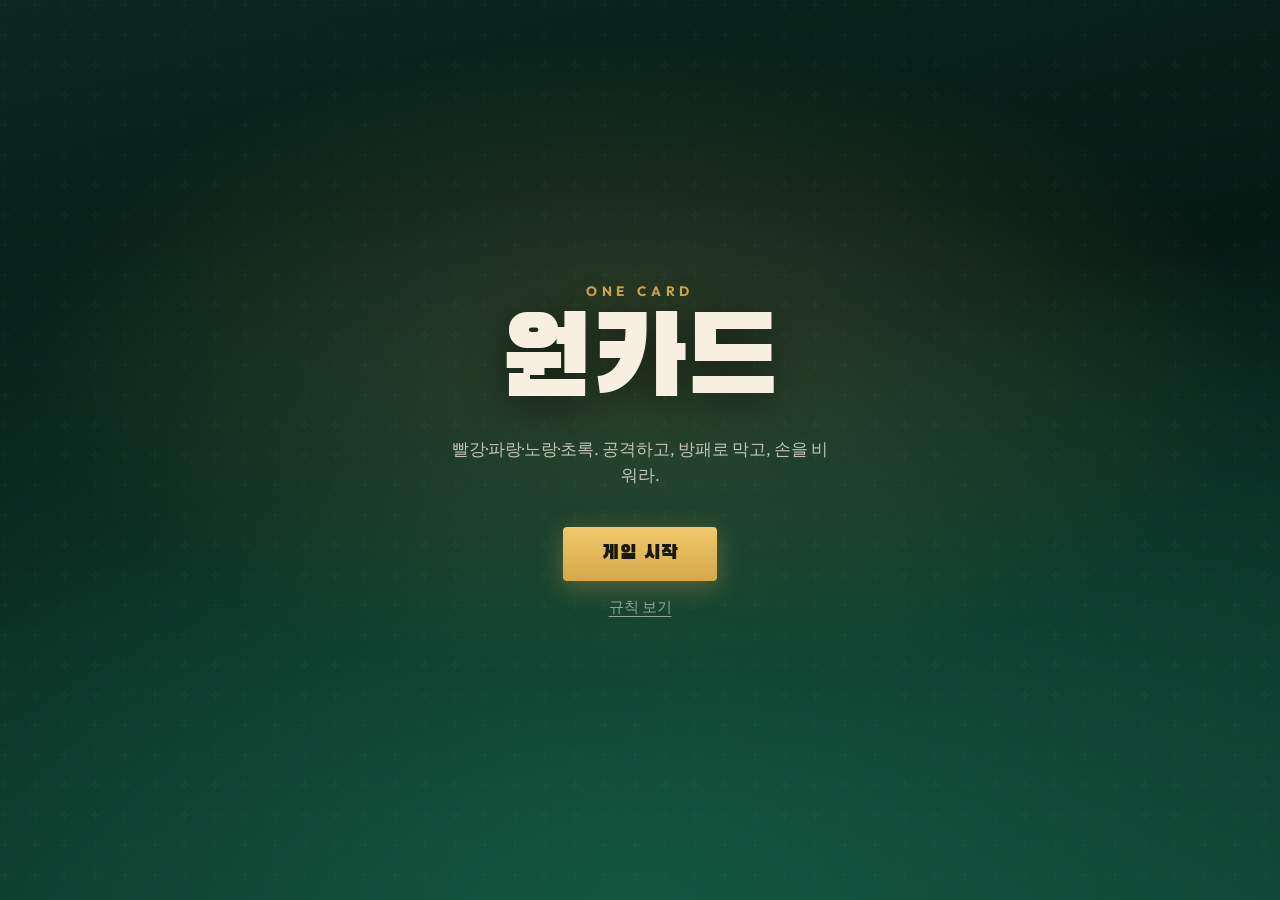
<file: game3/index.html>
<!DOCTYPE html>
<html lang="ko">
<head>
  <meta charset="UTF-8" />
  <meta name="viewport" content="width=device-width, initial-scale=1.0" />
  <title>원카드 — One Card</title>
  <link rel="preconnect" href="https://fonts.googleapis.com" />
  <link rel="preconnect" href="https://fonts.gstatic.com" crossorigin />
  <link href="https://fonts.googleapis.com/css2?family=Black+Han+Sans&family=Outfit:wght@400;600;700&display=swap" rel="stylesheet" />
  <link rel="stylesheet" href="css/style.css" />
</head>
<body>
  <div id="app">
    <section id="start-screen" class="screen active">
      <div class="start-bg" aria-hidden="true"></div>
      <div class="start-content">
        <p class="brand">ONE CARD</p>
        <h1 class="title">원카드</h1>
        <p class="tagline">빨강·파랑·노랑·초록. 공격하고, 방패로 막고, 손을 비워라.</p>
        <button type="button" id="btn-start" class="btn-primary">게임 시작</button>
        <button type="button" id="btn-rules" class="btn-ghost">규칙 보기</button>
      </div>
    </section>

    <div id="rules-modal" class="modal hidden" role="dialog" aria-labelledby="rules-title">
      <div class="modal-panel rules-panel">
        <h2 id="rules-title">원카드 규칙</h2>
        <ul class="rules-list">
          <li>같은 <strong>색</strong> 또는 같은 <strong>숫자</strong>면 낼 수 있습니다. (1~10)</li>
          <li><strong>↺ 리버스</strong> — 진행 방향 반전 (색별 1장)</li>
          <li><strong>↠ 점프</strong> — 다음 사람 건너뛰기 (색별 1장)</li>
          <li><strong>✦ 체인지</strong> — 원하는 색으로 변경, 언제든 가능 (4장)</li>
          <li><strong>🛡 방패</strong> — 공격을 무효화하고 턴 종료. 이후엔 아무 카드나 가능 (1장)</li>
          <li><strong>+1 / +2 / +3</strong> — 공격. 방어 못하면 <strong>누적된 장수만큼</strong> 받음. 같거나 더 큰 공격/방패로 방어</li>
          <li>버린 패는 덱이 부족해지면 <strong>다시 섞어</strong> 사용합니다</li>
          <li>턴당 <strong>20초</strong> — 시간 초과 시 카드 1장 받고 턴 종료</li>
          <li>1장 남으면 <em>원카드!</em> 버튼을 <strong>5초</strong> 안에 누르세요. 실패 시 +2장</li>
          <li>손패를 <strong>먼저 모두 낸 사람이 1등</strong>이며 즉시 종료. 나머지는 남은 카드가 적은 순으로 2~4등</li>
        </ul>
        <button type="button" id="btn-close-rules" class="btn-primary">확인</button>
      </div>
    </div>

    <section id="game-screen" class="screen">
      <header class="hud">
        <div class="hud-brand">원카드</div>
        <div class="hud-meta">
          <span id="direction-indicator" class="dir" title="진행 방향">↻</span>
          <span id="attack-badge" class="attack-badge hidden">공격 +0</span>
          <button type="button" id="btn-restart" class="btn-tiny">다시</button>
        </div>
      </header>

      <div class="table">
        <div class="felt" aria-hidden="true"></div>

        <div id="turn-spotlight" class="turn-spotlight" aria-live="polite">
          <span class="turn-spotlight-label">현재 차례</span>
          <span id="turn-name" class="turn-spotlight-name">나</span>
        </div>

        <div class="seat seat-top" data-player="2">
          <div class="turn-ring" aria-hidden="true"></div>
          <div class="seat-header">
            <div class="timer-bar hidden" id="timer-2" aria-hidden="true">
              <div class="timer-bar-fill"></div>
            </div>
            <div class="seat-info">
              <span class="seat-turn-tag">차례</span>
              <span class="seat-name" id="name-2">민수</span>
              <span class="seat-count" id="count-2">7</span>
            </div>
          </div>
          <div class="hand-ai" id="hand-2"></div>
          <div class="seat-status" id="status-2"></div>
        </div>

        <div class="seat seat-left" data-player="1">
          <div class="turn-ring" aria-hidden="true"></div>
          <div class="seat-header">
            <div class="timer-bar hidden" id="timer-1" aria-hidden="true">
              <div class="timer-bar-fill"></div>
            </div>
            <div class="seat-info">
              <span class="seat-turn-tag">차례</span>
              <span class="seat-name" id="name-1">지우</span>
              <span class="seat-count" id="count-1">7</span>
            </div>
          </div>
          <div class="hand-ai" id="hand-1"></div>
          <div class="seat-status" id="status-1"></div>
        </div>

        <div class="seat seat-right" data-player="3">
          <div class="turn-ring" aria-hidden="true"></div>
          <div class="seat-header">
            <div class="timer-bar hidden" id="timer-3" aria-hidden="true">
              <div class="timer-bar-fill"></div>
            </div>
            <div class="seat-info">
              <span class="seat-turn-tag">차례</span>
              <span class="seat-name" id="name-3">하은</span>
              <span class="seat-count" id="count-3">7</span>
            </div>
          </div>
          <div class="hand-ai" id="hand-3"></div>
          <div class="seat-status" id="status-3"></div>
        </div>

        <div class="center">
          <div class="pile draw-pile" id="draw-pile" title="카드 뽑기">
            <div class="card-back stacked"></div>
            <span class="pile-label" id="deck-count">65</span>
          </div>
          <div class="pile discard-pile" id="discard-pile"></div>
          <div id="color-indicator" class="color-indicator hidden"></div>
        </div>

        <div id="toast" class="toast hidden"></div>

        <div class="seat seat-bottom" data-player="0">
          <div class="turn-ring" aria-hidden="true"></div>
          <div class="seat-header">
            <div class="timer-bar hidden" id="timer-0" aria-hidden="true">
              <div class="timer-bar-fill"></div>
            </div>
            <div class="seat-info you">
              <span class="seat-turn-tag">내 차례</span>
              <span class="seat-name">나</span>
              <span class="seat-count" id="count-0">7</span>
            </div>
          </div>
          <div class="hand-player" id="hand-0"></div>
          <div class="player-actions">
            <button type="button" id="btn-onecard" class="btn-onecard hidden" disabled>원카드!</button>
            <button type="button" id="btn-draw" class="btn-action" disabled>카드 받기</button>
            <button type="button" id="btn-pass" class="btn-action hidden" disabled>패스</button>
          </div>
        </div>
      </div>
    </section>

    <div id="color-modal" class="modal hidden" role="dialog" aria-labelledby="color-title">
      <div class="modal-panel color-panel">
        <h2 id="color-title">색 선택</h2>
        <div class="color-choices">
          <button type="button" class="color-btn color-red" data-color="red" aria-label="빨강"></button>
          <button type="button" class="color-btn color-blue" data-color="blue" aria-label="파랑"></button>
          <button type="button" class="color-btn color-yellow" data-color="yellow" aria-label="노랑"></button>
          <button type="button" class="color-btn color-green" data-color="green" aria-label="초록"></button>
        </div>
      </div>
    </div>

    <div id="result-modal" class="modal hidden" role="dialog">
      <div class="modal-panel result-panel">
        <p class="result-brand">ONE CARD</p>
        <h2 id="result-title">최종 순위</h2>
        <ol id="result-ranking" class="result-ranking"></ol>
        <p id="result-sub"></p>
        <button type="button" id="btn-again" class="btn-primary">한 판 더</button>
      </div>
    </div>
  </div>
  <script src="js/game.js"></script>
</body>
</html>
</file>
<file: game3/css/style.css>
:root {
  --felt-deep: #0d3b2e;
  --felt-mid: #145a43;
  --felt-light: #1a6b50;
  --gold: #d4a84b;
  --gold-bright: #f0c96a;
  --cream: #f7f0e1;
  --ink: #1a1814;
  --danger: #c23b2a;
  --red: #e23b3b;
  --blue: #2b6de0;
  --yellow: #e6b422;
  --green: #2fa85a;
  --shadow: rgba(0, 0, 0, 0.45);
  --card-w: 72px;
  --card-h: 102px;
  --ai-card-w: 42px;
  --ai-card-h: 60px;
}

*,
*::before,
*::after {
  box-sizing: border-box;
  margin: 0;
  padding: 0;
}

html,
body {
  height: 100%;
  overflow: hidden;
}

body {
  font-family: "Outfit", sans-serif;
  color: var(--cream);
  background: #061a14;
}

#app {
  height: 100%;
  position: relative;
}

.screen {
  display: none;
  height: 100%;
}

.screen.active {
  display: flex;
}

/* ——— Start ——— */
#start-screen {
  align-items: center;
  justify-content: center;
  position: relative;
}

.start-bg {
  position: absolute;
  inset: 0;
  background:
    radial-gradient(ellipse 80% 60% at 50% 40%, rgba(212, 168, 75, 0.18), transparent 60%),
    radial-gradient(ellipse 100% 80% at 50% 100%, rgba(20, 90, 67, 0.9), transparent),
    linear-gradient(165deg, #0a2820 0%, #061a14 45%, #0d3b2e 100%);
}

.start-bg::after {
  content: "";
  position: absolute;
  inset: 0;
  background-image: url("data:image/svg+xml,%3Csvg width='60' height='60' viewBox='0 0 60 60' xmlns='http://www.w3.org/2000/svg'%3E%3Cg fill='none' fill-rule='evenodd'%3E%3Cg fill='%23ffffff' fill-opacity='0.03'%3E%3Cpath d='M36 34v-4h-2v4h-4v2h4v4h2v-4h4v-2h-4zm0-30V0h-2v4h-4v2h4v4h2V6h4V4h-4zM6 34v-4H4v4H0v2h4v4h2v-4h4v-2H6zM6 4V0H4v4H0v2h4v4h2V6h4V4H6z'/%3E%3C/g%3E%3C/g%3E%3C/svg%3E");
  opacity: 0.6;
}

.start-content {
  position: relative;
  z-index: 1;
  text-align: center;
  padding: 2rem;
  animation: rise-in 0.8s ease-out both;
}

.brand {
  font-weight: 700;
  letter-spacing: 0.35em;
  font-size: 0.85rem;
  color: var(--gold);
  margin-bottom: 0.5rem;
}

.title {
  font-family: "Black Han Sans", sans-serif;
  font-size: clamp(4rem, 14vw, 7rem);
  font-weight: 400;
  line-height: 1;
  color: var(--cream);
  text-shadow: 0 8px 40px rgba(0, 0, 0, 0.5);
  margin-bottom: 1rem;
}

.tagline {
  font-size: 1.05rem;
  opacity: 0.75;
  max-width: 24rem;
  margin: 0 auto 2.5rem;
  line-height: 1.5;
}

.btn-primary {
  display: inline-block;
  font-family: "Black Han Sans", sans-serif;
  font-size: 1.25rem;
  letter-spacing: 0.05em;
  padding: 0.9rem 2.4rem;
  border: none;
  border-radius: 4px;
  background: linear-gradient(180deg, var(--gold-bright), var(--gold));
  color: var(--ink);
  cursor: pointer;
  box-shadow: 0 6px 24px rgba(212, 168, 75, 0.35);
  transition: transform 0.15s, box-shadow 0.15s;
}

.btn-primary:hover {
  transform: translateY(-2px);
  box-shadow: 0 10px 28px rgba(212, 168, 75, 0.45);
}

.btn-ghost {
  display: block;
  margin: 1rem auto 0;
  background: transparent;
  border: none;
  color: rgba(247, 240, 225, 0.55);
  font-family: "Outfit", sans-serif;
  font-size: 0.95rem;
  cursor: pointer;
  text-decoration: underline;
  text-underline-offset: 4px;
}

.btn-ghost:hover {
  color: var(--cream);
}

.btn-tiny {
  font-family: "Outfit", sans-serif;
  font-size: 0.75rem;
  padding: 0.35rem 0.7rem;
  border: 1px solid rgba(247, 240, 225, 0.25);
  border-radius: 4px;
  background: rgba(0, 0, 0, 0.25);
  color: var(--cream);
  cursor: pointer;
}

.btn-tiny:hover {
  border-color: var(--gold);
  color: var(--gold);
}

/* ——— Modal ——— */
.modal {
  position: fixed;
  inset: 0;
  z-index: 100;
  display: flex;
  align-items: center;
  justify-content: center;
  background: rgba(6, 26, 20, 0.82);
  backdrop-filter: blur(6px);
  animation: fade-in 0.25s ease;
}

.modal.hidden {
  display: none;
}

.modal-panel {
  background: linear-gradient(160deg, #1a4a3a, #0d2e24);
  border: 1px solid rgba(212, 168, 75, 0.35);
  border-radius: 12px;
  padding: 2rem;
  max-width: 26rem;
  width: 90%;
  max-height: 85vh;
  overflow-y: auto;
  box-shadow: 0 24px 60px var(--shadow);
  animation: pop-in 0.3s ease;
}

.modal-panel h2 {
  font-family: "Black Han Sans", sans-serif;
  font-size: 1.75rem;
  margin-bottom: 1.25rem;
  color: var(--gold);
}

.rules-list {
  list-style: none;
  margin-bottom: 1.75rem;
}

.rules-list li {
  padding: 0.55rem 0;
  border-bottom: 1px solid rgba(255, 255, 255, 0.06);
  font-size: 0.9rem;
  line-height: 1.45;
  opacity: 0.9;
}

.rules-list strong {
  color: var(--gold-bright);
}

.rules-list em {
  color: var(--gold);
  font-style: normal;
}

.color-panel {
  text-align: center;
}

.color-choices {
  display: flex;
  gap: 0.75rem;
  justify-content: center;
}

.color-btn {
  width: 64px;
  height: 64px;
  border: 3px solid rgba(255, 255, 255, 0.35);
  border-radius: 12px;
  cursor: pointer;
  transition: transform 0.15s, box-shadow 0.15s;
}

.color-btn:hover {
  transform: scale(1.1);
  box-shadow: 0 0 0 3px var(--gold);
}

.color-btn.color-red { background: var(--red); }
.color-btn.color-blue { background: var(--blue); }
.color-btn.color-yellow { background: var(--yellow); }
.color-btn.color-green { background: var(--green); }

.result-panel {
  text-align: center;
}

.result-brand {
  letter-spacing: 0.3em;
  font-size: 0.75rem;
  color: var(--gold);
  margin-bottom: 0.5rem;
}

#result-title {
  font-family: "Black Han Sans", sans-serif;
  font-size: 2.4rem;
  color: var(--cream);
  margin-bottom: 0.5rem;
}

.result-ranking {
  list-style: none;
  margin: 0.75rem 0 1rem;
  text-align: left;
}

.result-ranking li {
  display: flex;
  align-items: center;
  gap: 0.75rem;
  padding: 0.45rem 0.65rem;
  border-bottom: 1px solid rgba(255, 255, 255, 0.08);
  font-size: 1rem;
}

.result-ranking .place {
  font-family: "Black Han Sans", sans-serif;
  color: var(--gold);
  min-width: 2.4em;
}

.result-ranking .place.p1 {
  color: var(--gold-bright);
}

.result-ranking li.you-rank {
  background: rgba(212, 168, 75, 0.15);
  border-radius: 6px;
}

#result-sub {
  opacity: 0.7;
  margin-bottom: 1.75rem;
}

.seat.finished {
  opacity: 0.42;
  filter: grayscale(0.25);
}

.seat.finished .seat-turn-tag {
  display: inline-block !important;
  background: rgba(247, 240, 225, 0.3);
  color: var(--cream);
}

/* ——— HUD ——— */
.hud {
  position: absolute;
  top: 0;
  left: 0;
  right: 0;
  z-index: 20;
  display: flex;
  align-items: center;
  justify-content: space-between;
  padding: 0.75rem 1.25rem;
  background: linear-gradient(180deg, rgba(0, 0, 0, 0.45), transparent);
  pointer-events: none;
}

.hud > * {
  pointer-events: auto;
}

.hud-brand {
  font-family: "Black Han Sans", sans-serif;
  font-size: 1.15rem;
  color: var(--gold);
}

.hud-meta {
  display: flex;
  align-items: center;
  gap: 0.6rem;
}

.dir {
  font-size: 1.35rem;
  color: var(--gold);
  display: inline-block;
  transition: transform 0.4s ease;
}

.dir.reversed {
  transform: scaleX(-1);
}

.attack-badge {
  font-size: 0.8rem;
  font-weight: 700;
  padding: 0.3rem 0.7rem;
  background: var(--danger);
  border-radius: 4px;
  animation: pulse-soft 1s ease-in-out infinite;
}

.attack-badge.hidden {
  display: none;
}

/* ——— Turn spotlight ——— */
.turn-spotlight {
  position: absolute;
  top: 12%;
  left: 50%;
  transform: translateX(-50%);
  z-index: 15;
  display: flex;
  flex-direction: column;
  align-items: center;
  gap: 0.15rem;
  padding: 0.55rem 1.6rem 0.65rem;
  background: rgba(0, 0, 0, 0.55);
  border: 2px solid var(--gold);
  border-radius: 12px;
  box-shadow: 0 0 28px rgba(212, 168, 75, 0.35);
  pointer-events: none;
  transition: border-color 0.3s, box-shadow 0.3s;
}

.turn-spotlight.yours {
  border-color: var(--gold-bright);
  background: rgba(212, 168, 75, 0.28);
  box-shadow: 0 0 36px rgba(212, 168, 75, 0.55);
  animation: pulse-glow 1.5s ease-in-out infinite;
}

.turn-spotlight-label {
  font-size: 0.7rem;
  letter-spacing: 0.12em;
  opacity: 0.7;
  text-transform: uppercase;
}

.turn-spotlight-name {
  font-family: "Black Han Sans", sans-serif;
  font-size: 1.65rem;
  line-height: 1.1;
  color: var(--gold-bright);
}

.turn-spotlight.yours .turn-spotlight-name {
  color: #fff8e7;
}

/* ——— Table ——— */
#game-screen {
  flex-direction: column;
}

.table {
  position: relative;
  flex: 1;
  overflow: hidden;
}

.felt {
  position: absolute;
  inset: 0;
  background:
    radial-gradient(ellipse 70% 55% at 50% 45%, var(--felt-light), var(--felt-deep) 70%),
    var(--felt-deep);
}

.felt::before {
  content: "";
  position: absolute;
  inset: 0;
  background-image: url("data:image/svg+xml,%3Csvg viewBox='0 0 200 200' xmlns='http://www.w3.org/2000/svg'%3E%3Cfilter id='n'%3E%3CfeTurbulence type='fractalNoise' baseFrequency='0.85' numOctaves='4' stitchTiles='stitch'/%3E%3C/filter%3E%3Crect width='100%25' height='100%25' filter='url(%23n)' opacity='0.08'/%3E%3C/svg%3E");
  opacity: 0.5;
  pointer-events: none;
}

.felt::after {
  content: "";
  position: absolute;
  inset: 3%;
  border: 2px solid rgba(212, 168, 75, 0.2);
  border-radius: 50% / 40%;
  pointer-events: none;
}

/* Seats */
.seat {
  position: absolute;
  z-index: 5;
  display: flex;
  flex-direction: column;
  align-items: center;
  gap: 0.35rem;
}

.turn-ring {
  display: none;
  position: absolute;
  inset: -10px -14px;
  border: 3px solid var(--gold-bright);
  border-radius: 16px;
  box-shadow: 0 0 24px rgba(212, 168, 75, 0.55), inset 0 0 16px rgba(212, 168, 75, 0.15);
  pointer-events: none;
  animation: pulse-ring 1.4s ease-in-out infinite;
  z-index: -1;
}

.seat.active-turn .turn-ring {
  display: block;
}

.seat.active-turn .seat-info {
  background: rgba(212, 168, 75, 0.35);
  border: 2px solid var(--gold-bright);
  transform: scale(1.08);
  box-shadow: 0 0 18px rgba(212, 168, 75, 0.45);
}

.seat-turn-tag {
  display: none;
  font-family: "Black Han Sans", sans-serif;
  font-size: 0.7rem;
  color: var(--ink);
  background: var(--gold-bright);
  padding: 0.1rem 0.4rem;
  border-radius: 4px;
  letter-spacing: 0.02em;
}

.seat.active-turn .seat-turn-tag {
  display: inline-block;
}

.seat-header {
  display: flex;
  flex-direction: column;
  align-items: center;
  gap: 0.3rem;
  position: relative;
  z-index: 2;
}

.timer-bar {
  width: 110px;
  height: 7px;
  border-radius: 999px;
  background: rgba(0, 0, 0, 0.45);
  border: 1px solid rgba(255, 255, 255, 0.2);
  overflow: hidden;
  box-shadow: 0 2px 8px rgba(0, 0, 0, 0.35);
}

.timer-bar.hidden {
  display: none;
}

.timer-bar-fill {
  height: 100%;
  width: 100%;
  border-radius: inherit;
  background: linear-gradient(90deg, #3dcf7a, var(--gold-bright));
  transform-origin: left center;
}

.timer-bar.urgent .timer-bar-fill {
  background: linear-gradient(90deg, #e6b422, var(--danger));
}

.timer-bar.critical .timer-bar-fill {
  background: var(--danger);
  animation: timer-blink 0.45s ease-in-out infinite;
}

.timer-bar.onecard-mode {
  border-color: rgba(240, 201, 106, 0.7);
}

.timer-bar.onecard-mode .timer-bar-fill {
  background: linear-gradient(90deg, var(--gold-bright), #f0e6a8);
}

@keyframes timer-blink {
  0%, 100% { opacity: 1; }
  50% { opacity: 0.55; }
}

.seat-info {
  display: flex;
  align-items: center;
  gap: 0.45rem;
  background: rgba(0, 0, 0, 0.35);
  padding: 0.3rem 0.7rem;
  border-radius: 999px;
  font-size: 0.85rem;
  border: 2px solid transparent;
  transition: background 0.25s, border-color 0.25s, transform 0.25s, box-shadow 0.25s;
}

.seat-info.you {
  border-color: rgba(212, 168, 75, 0.35);
}

.seat-name {
  font-weight: 600;
}

.seat.active-turn .seat-name {
  color: #fff;
}

.seat-count {
  font-weight: 700;
  color: var(--gold);
  min-width: 1.2em;
  text-align: center;
}

.seat-status {
  font-family: "Black Han Sans", sans-serif;
  font-size: 0.95rem;
  color: var(--gold-bright);
  min-height: 1.2em;
  text-shadow: 0 2px 8px rgba(0, 0, 0, 0.6);
  animation: pop-in 0.3s ease;
}

.seat-top {
  top: 22%;
  left: 50%;
  transform: translateX(-50%);
}

.seat-left {
  left: 2%;
  top: 48%;
  transform: translateY(-50%);
}

.seat-right {
  right: 2%;
  top: 48%;
  transform: translateY(-50%);
}

.seat-bottom {
  bottom: 1.5%;
  left: 50%;
  transform: translateX(-50%);
  width: min(96vw, 920px);
  z-index: 10;
}

.hand-ai {
  display: flex;
  justify-content: center;
}

.hand-ai .card-back {
  width: var(--ai-card-w);
  height: var(--ai-card-h);
  margin-left: -22px;
}

.hand-ai .card-back:first-child {
  margin-left: 0;
}

.seat-left .hand-ai,
.seat-right .hand-ai {
  flex-direction: column;
}

.seat-left .hand-ai .card-back,
.seat-right .hand-ai .card-back {
  margin-left: 0;
  margin-top: -32px;
}

.seat-left .hand-ai .card-back:first-child,
.seat-right .hand-ai .card-back:first-child {
  margin-top: 0;
}

/* Center */
.center {
  position: absolute;
  top: 48%;
  left: 50%;
  transform: translate(-50%, -50%);
  display: flex;
  align-items: center;
  gap: 1.5rem;
  z-index: 6;
}

.draw-pile.clickable .card-back {
  box-shadow: 0 0 0 3px var(--gold), 0 8px 20px var(--shadow);
  animation: pulse-soft 1.4s ease-in-out infinite;
}

.card-back {
  width: var(--card-w);
  height: var(--card-h);
  border-radius: 8px;
  background:
    linear-gradient(135deg, rgba(255, 255, 255, 0.12) 25%, transparent 25%),
    linear-gradient(225deg, rgba(255, 255, 255, 0.12) 25%, transparent 25%),
    linear-gradient(45deg, rgba(255, 255, 255, 0.12) 25%, transparent 25%),
    linear-gradient(315deg, rgba(255, 255, 255, 0.12) 25%, transparent 25%),
    linear-gradient(160deg, #1e3a5f, #0f1f35);
  background-size: 14px 14px, 14px 14px, 14px 14px, 14px 14px, 100% 100%;
  background-position: 0 0, 0 7px, 7px -7px, -7px 0, 0 0;
  border: 2px solid rgba(212, 168, 75, 0.5);
  box-shadow: 0 6px 16px var(--shadow);
}

.card-back.stacked {
  position: relative;
}

.card-back.stacked::before,
.card-back.stacked::after {
  content: "";
  position: absolute;
  width: var(--card-w);
  height: var(--card-h);
  border-radius: 8px;
  border: 2px solid rgba(212, 168, 75, 0.35);
  background: linear-gradient(160deg, #1e3a5f, #0f1f35);
  z-index: -1;
}

.card-back.stacked::before {
  top: -3px;
  left: -3px;
}

.card-back.stacked::after {
  top: -6px;
  left: -6px;
  z-index: -2;
}

.pile-label {
  position: absolute;
  bottom: -1.4rem;
  left: 50%;
  transform: translateX(-50%);
  font-size: 0.75rem;
  opacity: 0.65;
  white-space: nowrap;
}

.discard-pile {
  min-width: var(--card-w);
  min-height: var(--card-h);
}

.color-indicator {
  position: absolute;
  bottom: -2.4rem;
  left: 50%;
  transform: translateX(-50%);
  width: 28px;
  height: 28px;
  border-radius: 50%;
  border: 2px solid rgba(255, 255, 255, 0.5);
  box-shadow: 0 2px 8px var(--shadow);
}

.color-indicator.hidden {
  display: none;
}

.color-indicator.c-red { background: var(--red); }
.color-indicator.c-blue { background: var(--blue); }
.color-indicator.c-yellow { background: var(--yellow); }
.color-indicator.c-green { background: var(--green); }

/* Playing cards */
.card {
  width: var(--card-w);
  height: var(--card-h);
  border-radius: 10px;
  border: 2px solid rgba(255, 255, 255, 0.55);
  box-shadow: 0 4px 14px var(--shadow);
  display: flex;
  flex-direction: column;
  align-items: center;
  justify-content: center;
  padding: 0.35rem;
  font-family: "Outfit", sans-serif;
  font-weight: 700;
  user-select: none;
  position: relative;
  flex-shrink: 0;
  color: #fff;
  text-shadow: 0 1px 2px rgba(0, 0, 0, 0.35);
}

.card.c-red { background: linear-gradient(160deg, #f25555, var(--red)); }
.card.c-blue { background: linear-gradient(160deg, #4a8af0, var(--blue)); }
.card.c-yellow {
  background: linear-gradient(160deg, #f5cc44, var(--yellow));
  color: #3a2a00;
  text-shadow: none;
}
.card.c-green { background: linear-gradient(160deg, #45c472, var(--green)); }
.card.c-wild {
  background: linear-gradient(135deg, #e23b3b 0%, #2b6de0 35%, #e6b422 65%, #2fa85a 100%);
}

.card-num {
  font-family: "Black Han Sans", sans-serif;
  font-size: 2.1rem;
  line-height: 1;
}

.card-icon {
  font-size: 1.55rem;
  line-height: 1;
}

.card-label {
  font-size: 0.62rem;
  letter-spacing: 0.04em;
  margin-top: 0.25rem;
  opacity: 0.95;
  text-transform: uppercase;
}

.card.kind-attack .card-num {
  font-size: 1.7rem;
}

.card.kind-shield {
  background: linear-gradient(160deg, #c9b896, #8a7350);
  color: #1a1814;
  text-shadow: none;
  border-color: var(--gold-bright);
}

.card.playable {
  cursor: pointer;
  box-shadow: 0 0 0 2px var(--gold), 0 8px 20px rgba(212, 168, 75, 0.35);
  transform: translateY(-10px);
}

.card.playable:hover {
  transform: translateY(-18px) scale(1.05);
  z-index: 5;
}

.card.disabled {
  opacity: 0.4;
  filter: grayscale(0.35);
  pointer-events: none;
}

.card.fly-in {
  animation: card-deal 0.35s ease-out;
}

.hand-player {
  display: flex;
  justify-content: center;
  align-items: flex-end;
  min-height: calc(var(--card-h) + 24px);
  padding: 0 0.5rem;
  width: 100%;
  overflow-x: auto;
  overflow-y: visible;
}

.hand-player .card {
  margin-left: -28px;
  transition: transform 0.2s, box-shadow 0.2s;
}

.hand-player .card:first-child {
  margin-left: 0;
}

.hand-player .card:hover {
  z-index: 4;
}

.btn-onecard {
  font-family: "Black Han Sans", sans-serif;
  font-size: 1.15rem;
  letter-spacing: 0.04em;
  padding: 0.55rem 1.35rem;
  border: 2px solid var(--gold-bright);
  border-radius: 8px;
  background: linear-gradient(180deg, var(--gold-bright), var(--gold));
  color: var(--ink);
  cursor: pointer;
  box-shadow: 0 0 24px rgba(212, 168, 75, 0.55);
  animation: onecard-pulse 0.9s ease-in-out infinite;
}

.btn-onecard:hover:not(:disabled) {
  transform: scale(1.06);
}

.btn-onecard:disabled {
  opacity: 0.5;
  cursor: not-allowed;
  animation: none;
}

.btn-onecard.hidden {
  display: none;
}

@keyframes onecard-pulse {
  0%, 100% { box-shadow: 0 0 16px rgba(212, 168, 75, 0.4); transform: scale(1); }
  50% { box-shadow: 0 0 32px rgba(212, 168, 75, 0.75); transform: scale(1.04); }
}

.player-actions {
  display: flex;
  gap: 0.5rem;
  margin-top: 0.35rem;
}

.btn-action {
  font-family: "Outfit", sans-serif;
  font-weight: 600;
  font-size: 0.85rem;
  padding: 0.45rem 1.1rem;
  border-radius: 6px;
  border: 1px solid rgba(212, 168, 75, 0.5);
  background: rgba(0, 0, 0, 0.4);
  color: var(--cream);
  cursor: pointer;
  transition: background 0.15s, opacity 0.15s;
}

.btn-action:hover:not(:disabled) {
  background: rgba(212, 168, 75, 0.25);
}

.btn-action:disabled {
  opacity: 0.35;
  cursor: not-allowed;
}

.btn-action.hidden {
  display: none;
}

.toast {
  position: absolute;
  top: 28%;
  left: 50%;
  transform: translateX(-50%);
  z-index: 30;
  font-family: "Black Han Sans", sans-serif;
  font-size: 1.4rem;
  padding: 0.55rem 1.4rem;
  background: rgba(0, 0, 0, 0.65);
  border: 1px solid rgba(212, 168, 75, 0.5);
  border-radius: 8px;
  white-space: nowrap;
  animation: toast-in 0.35s ease;
  pointer-events: none;
}

.toast.hidden {
  display: none;
}

.toast.onecard {
  color: var(--gold-bright);
  font-size: 1.85rem;
  animation: toast-onecard 0.6s ease;
}

@keyframes rise-in {
  from { opacity: 0; transform: translateY(24px); }
  to { opacity: 1; transform: translateY(0); }
}

@keyframes fade-in {
  from { opacity: 0; }
  to { opacity: 1; }
}

@keyframes pop-in {
  from { opacity: 0; transform: scale(0.92); }
  to { opacity: 1; transform: scale(1); }
}

@keyframes pulse-soft {
  0%, 100% { opacity: 1; }
  50% { opacity: 0.75; }
}

@keyframes pulse-glow {
  0%, 100% { box-shadow: 0 0 24px rgba(212, 168, 75, 0.4); }
  50% { box-shadow: 0 0 40px rgba(212, 168, 75, 0.7); }
}

@keyframes pulse-ring {
  0%, 100% { opacity: 1; }
  50% { opacity: 0.65; }
}

@keyframes card-deal {
  from { opacity: 0; transform: translateY(-20px) scale(0.9); }
  to { opacity: 1; transform: translateY(0) scale(1); }
}

@keyframes toast-in {
  from { opacity: 0; transform: translateX(-50%) translateY(-10px); }
  to { opacity: 1; transform: translateX(-50%) translateY(0); }
}

@keyframes toast-onecard {
  0% { opacity: 0; transform: translateX(-50%) scale(0.5); }
  50% { transform: translateX(-50%) scale(1.15); }
  100% { opacity: 1; transform: translateX(-50%) scale(1); }
}

@media (max-width: 700px) {
  :root {
    --card-w: 56px;
    --card-h: 80px;
    --ai-card-w: 32px;
    --ai-card-h: 46px;
  }

  .seat-left { left: 0; top: 42%; }
  .seat-right { right: 0; top: 42%; }
  .seat-top { top: 24%; }

  .turn-spotlight {
    top: 10%;
    padding: 0.4rem 1.1rem 0.5rem;
  }

  .turn-spotlight-name {
    font-size: 1.3rem;
  }

  .hand-player .card {
    margin-left: -22px;
  }

  .center {
    gap: 1rem;
    top: 52%;
  }

  .card-num { font-size: 1.6rem; }
  .card.kind-attack .card-num { font-size: 1.35rem; }
  .card-icon { font-size: 1.25rem; }
  .card-label { font-size: 0.55rem; }

  .toast { font-size: 1.1rem; }
  .toast.onecard { font-size: 1.4rem; }
}
</file>
